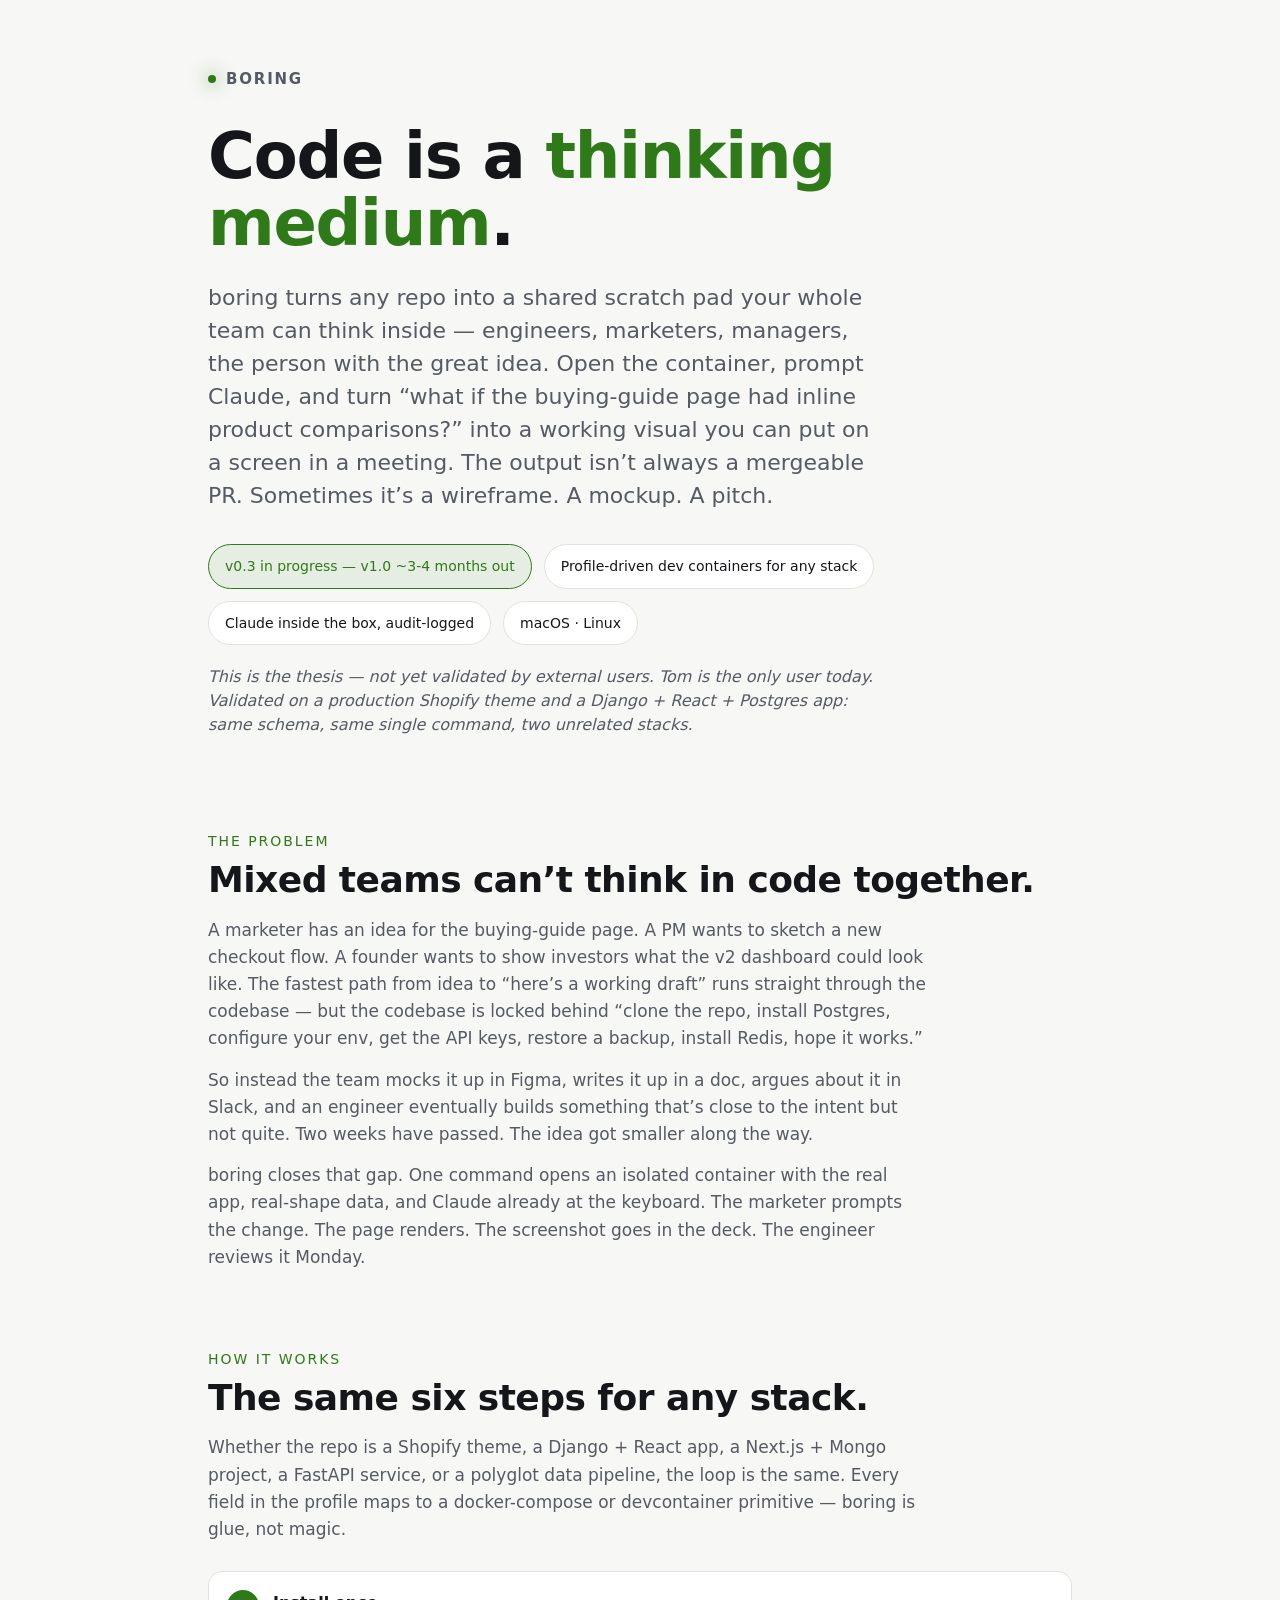
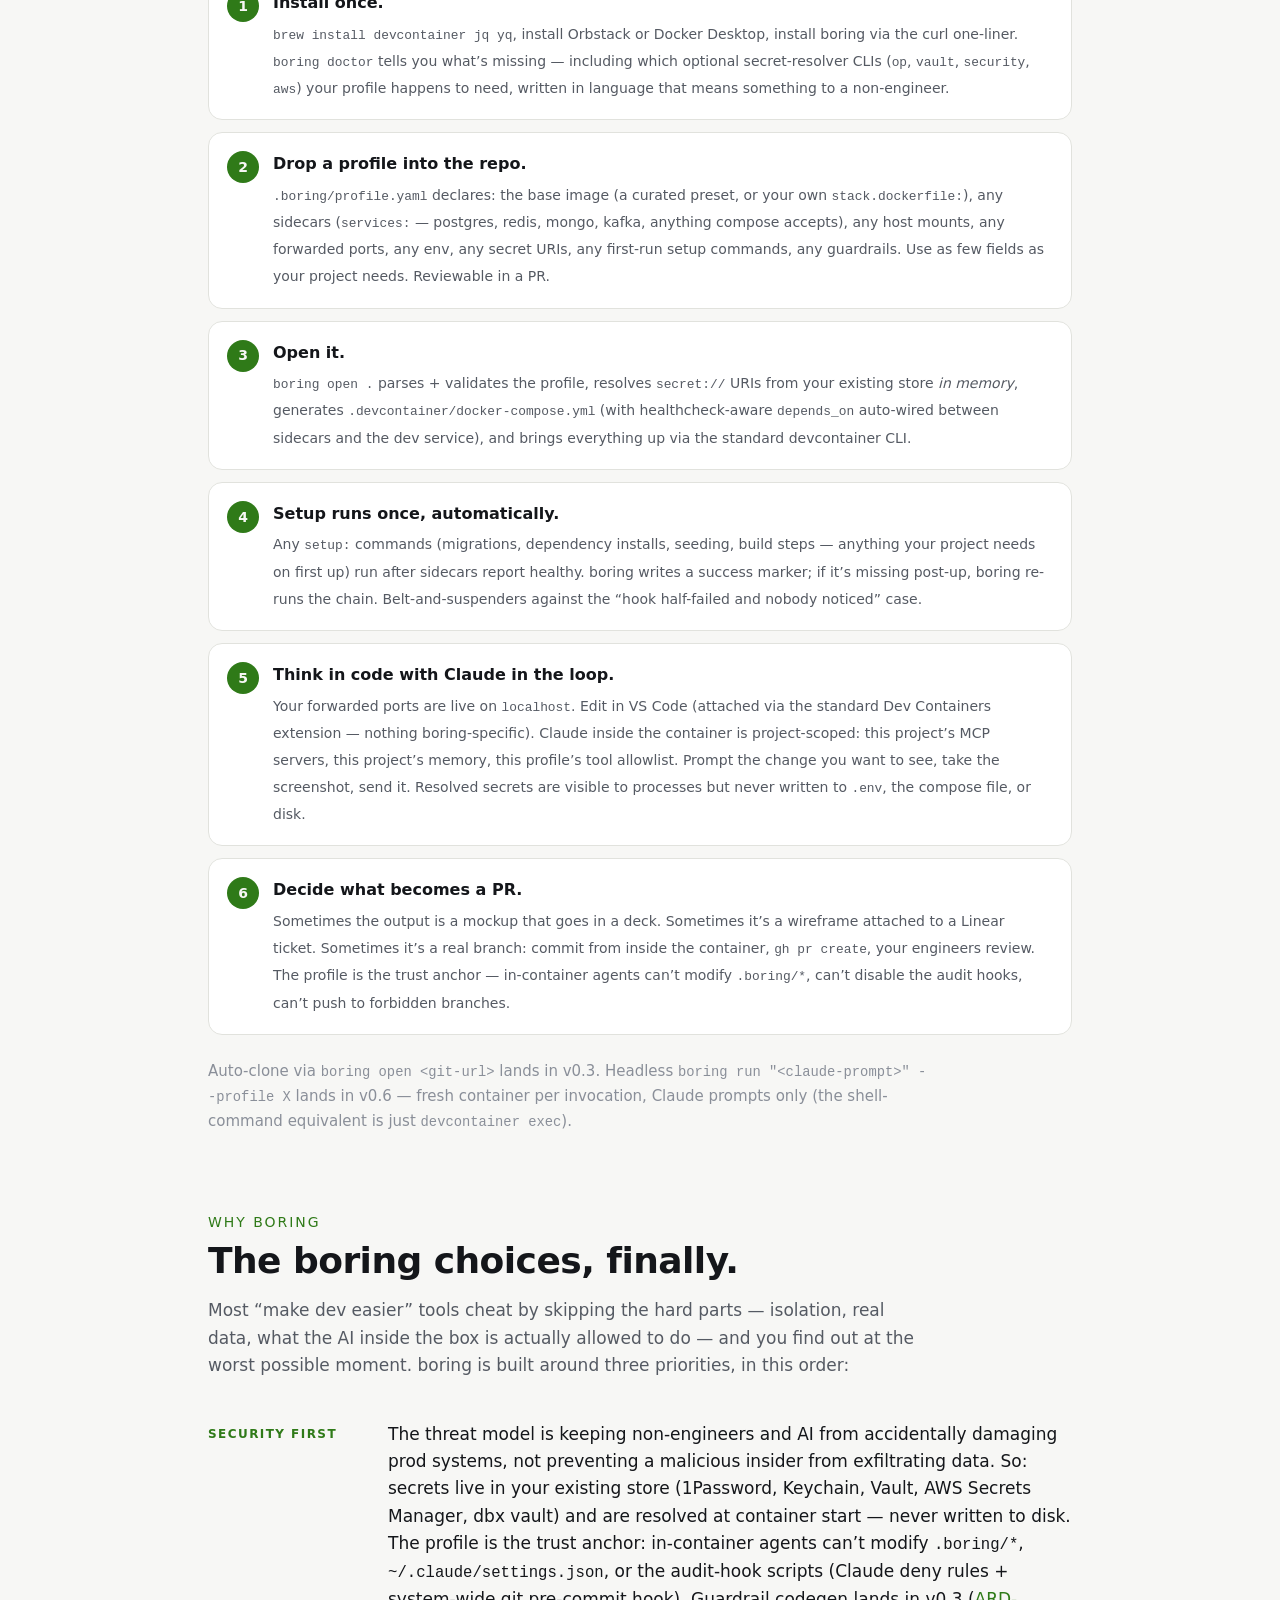
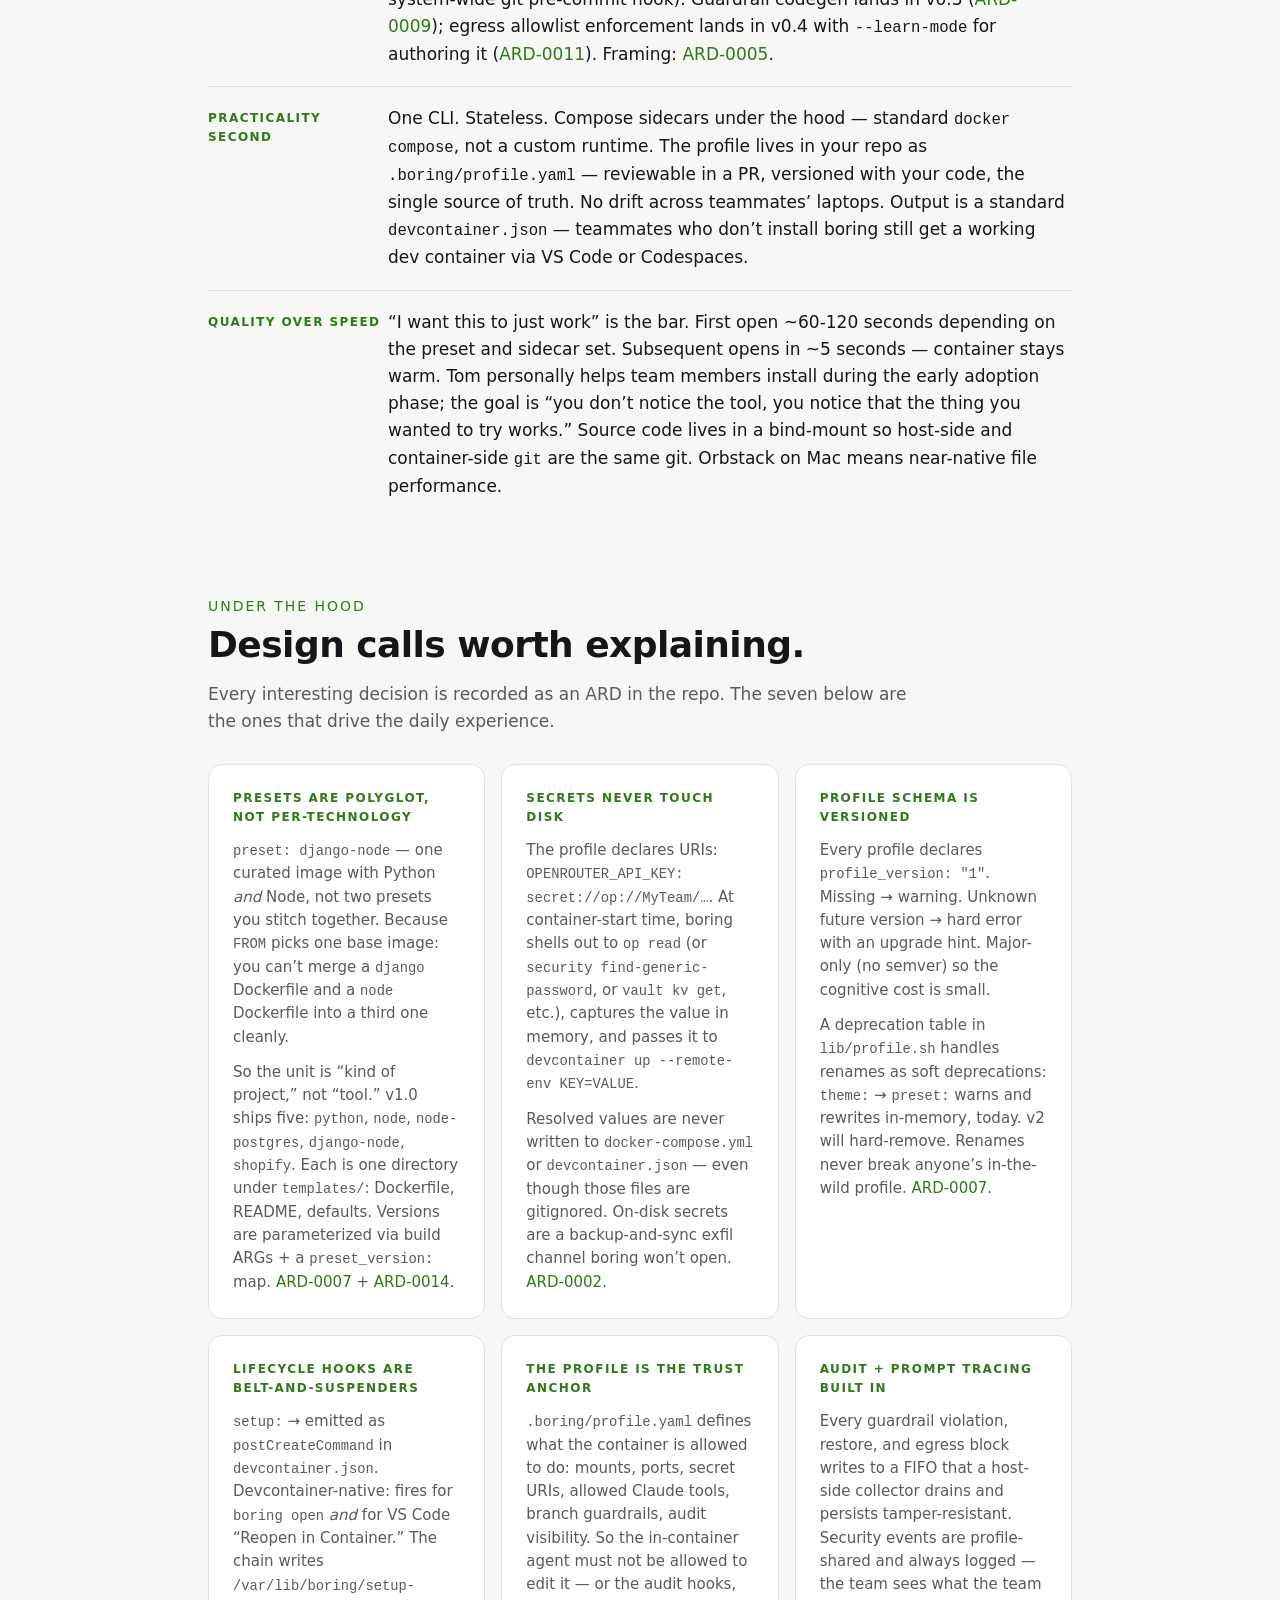
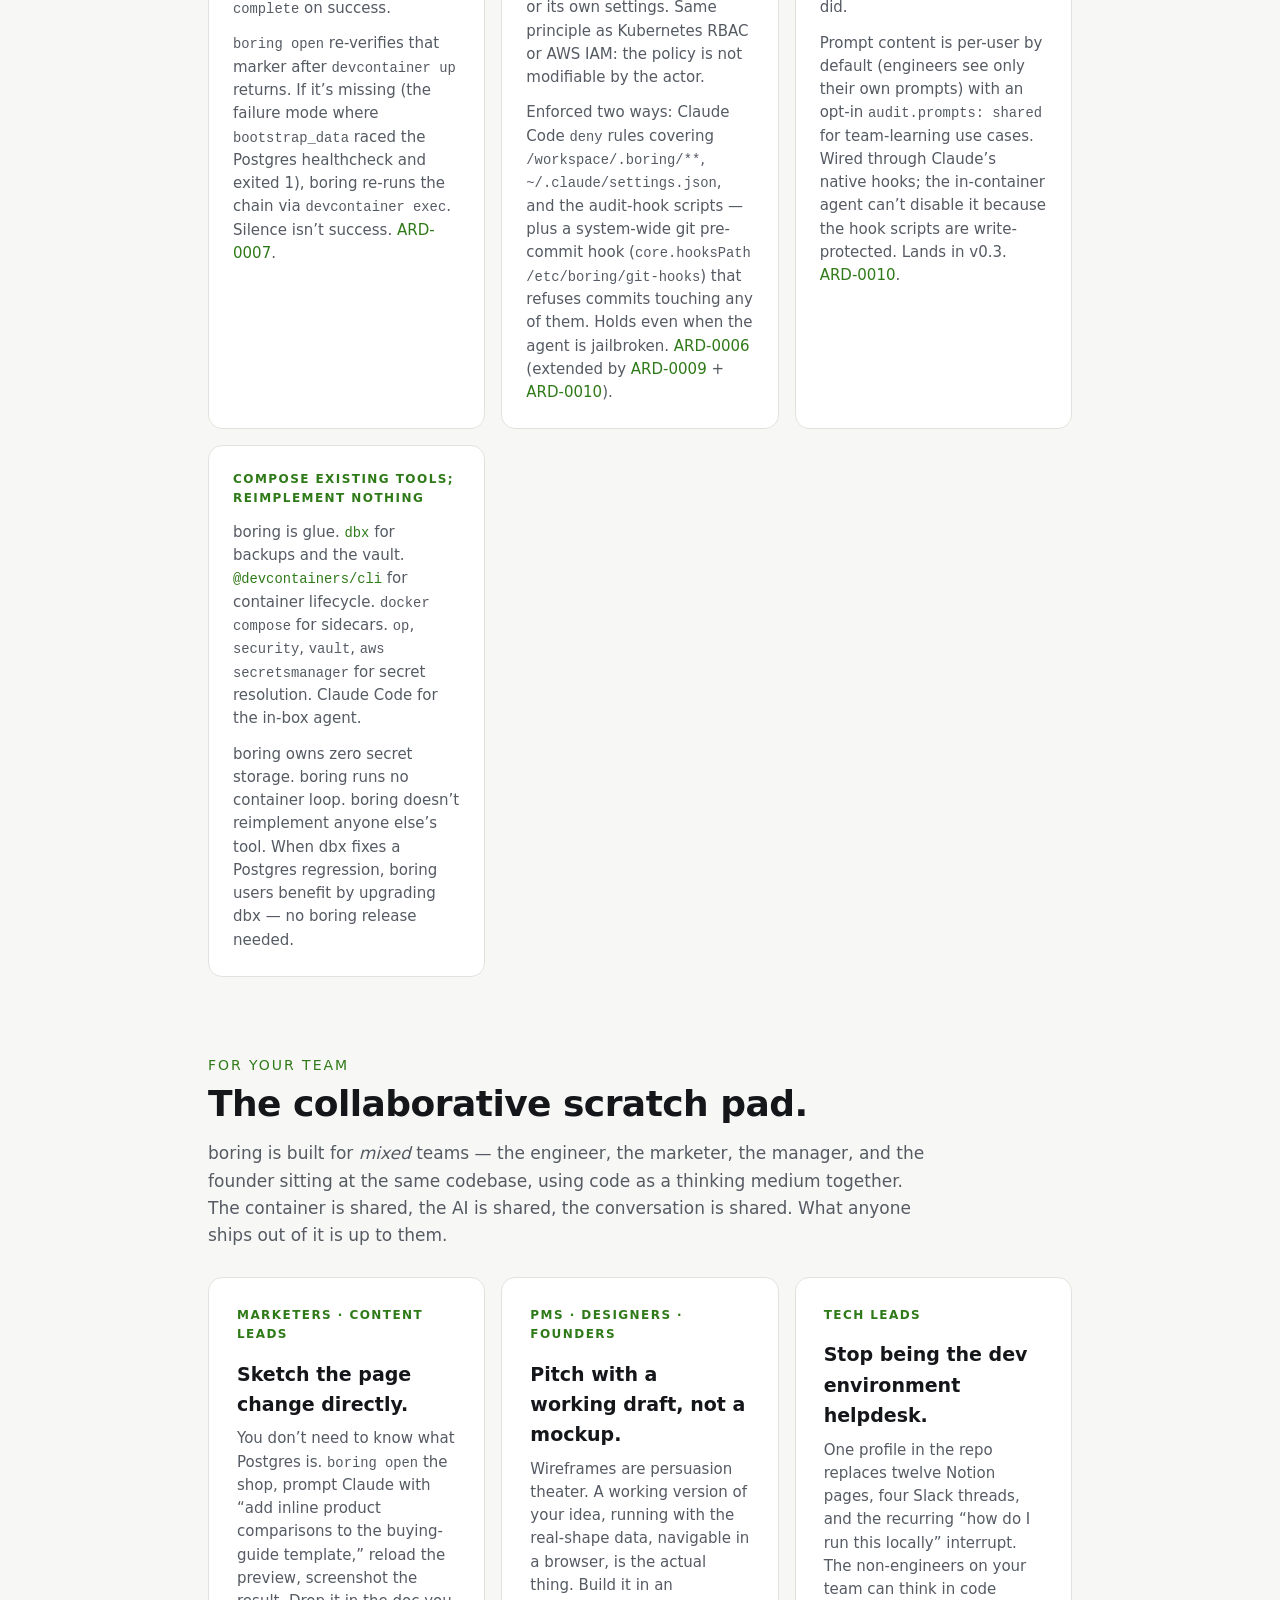
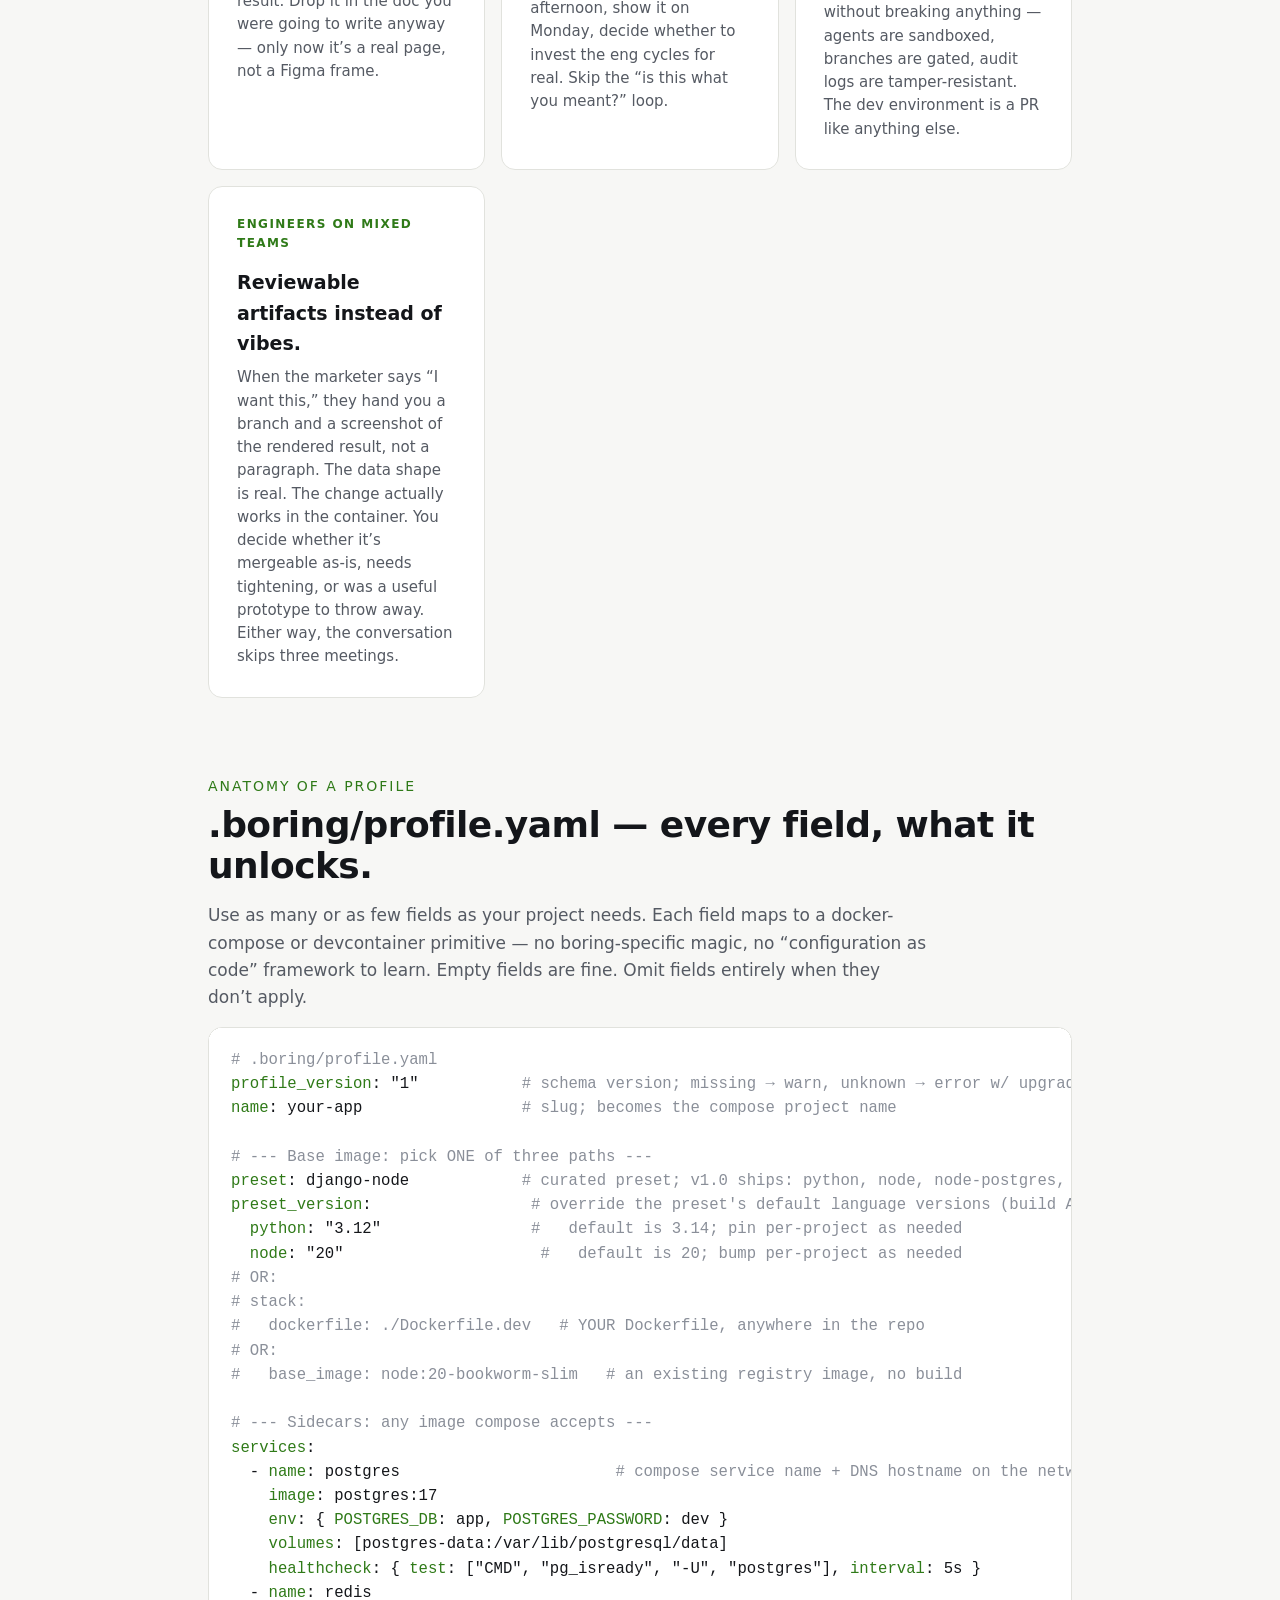
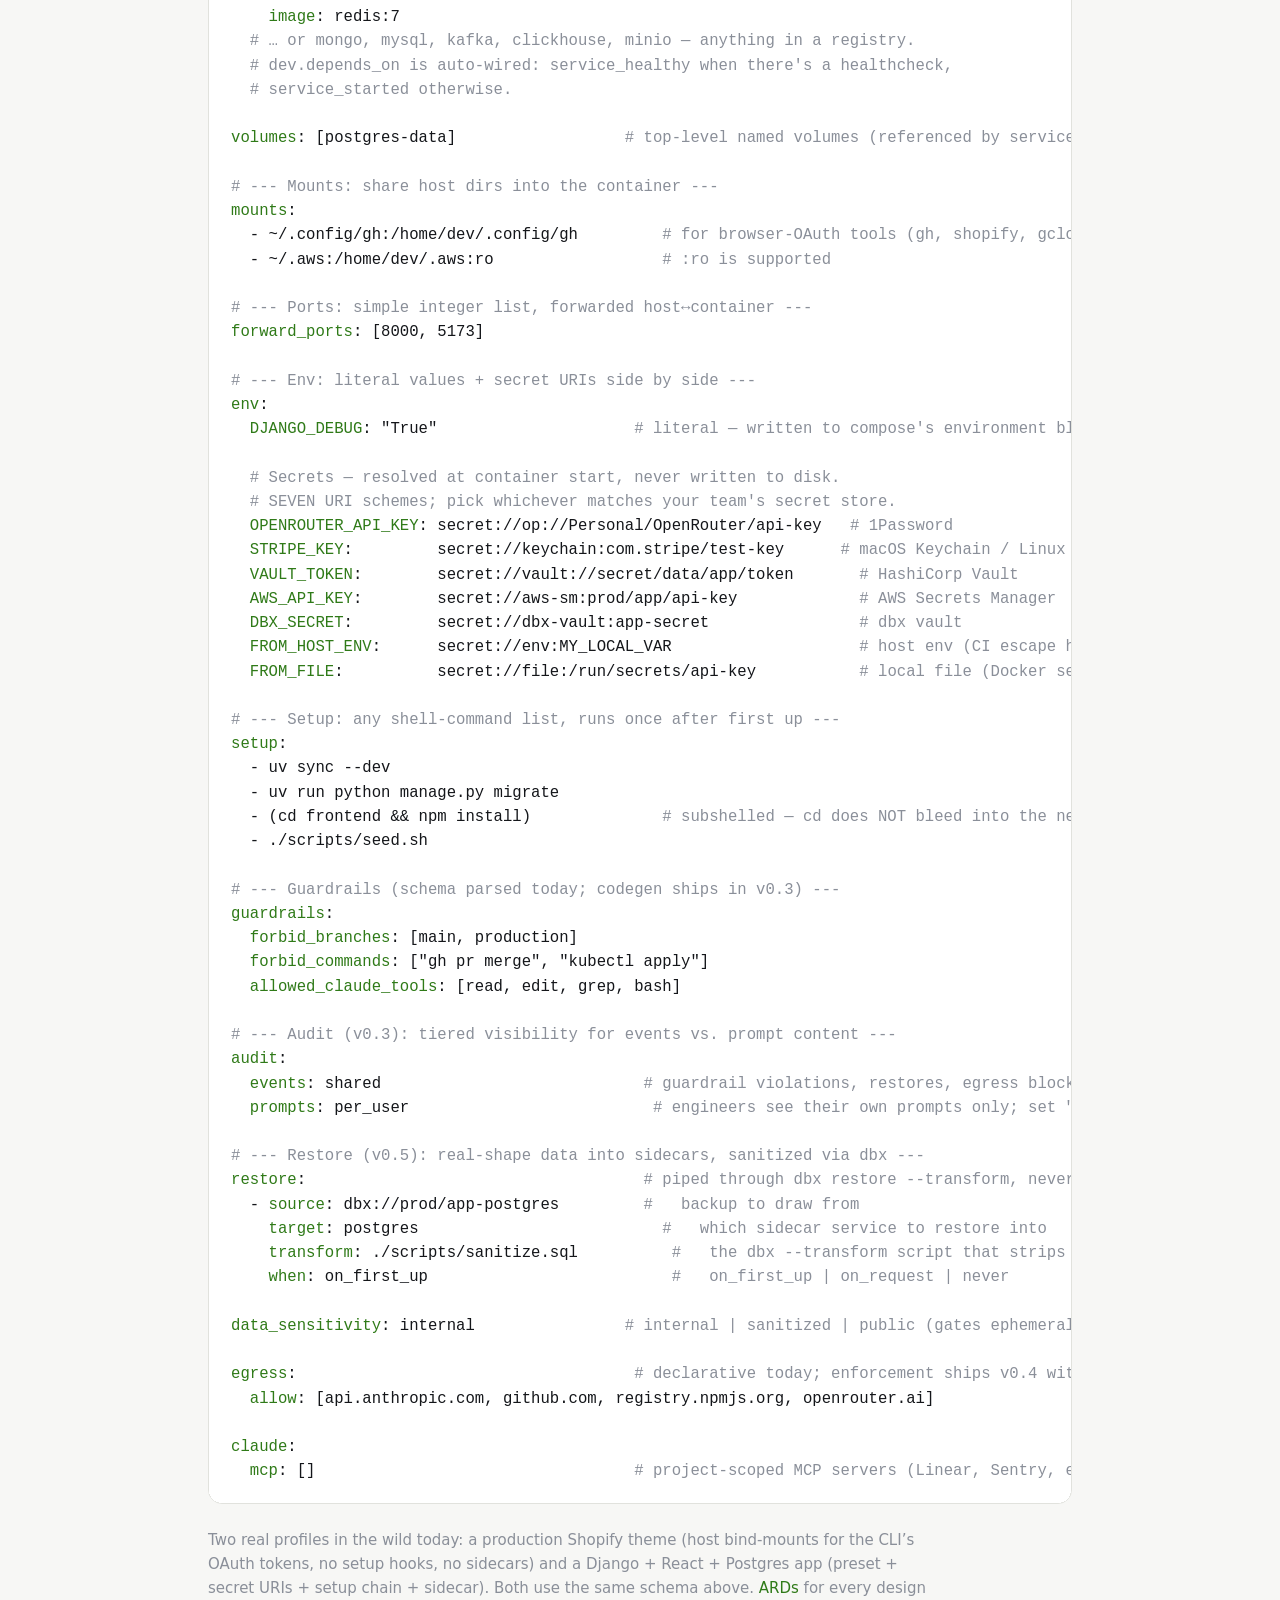
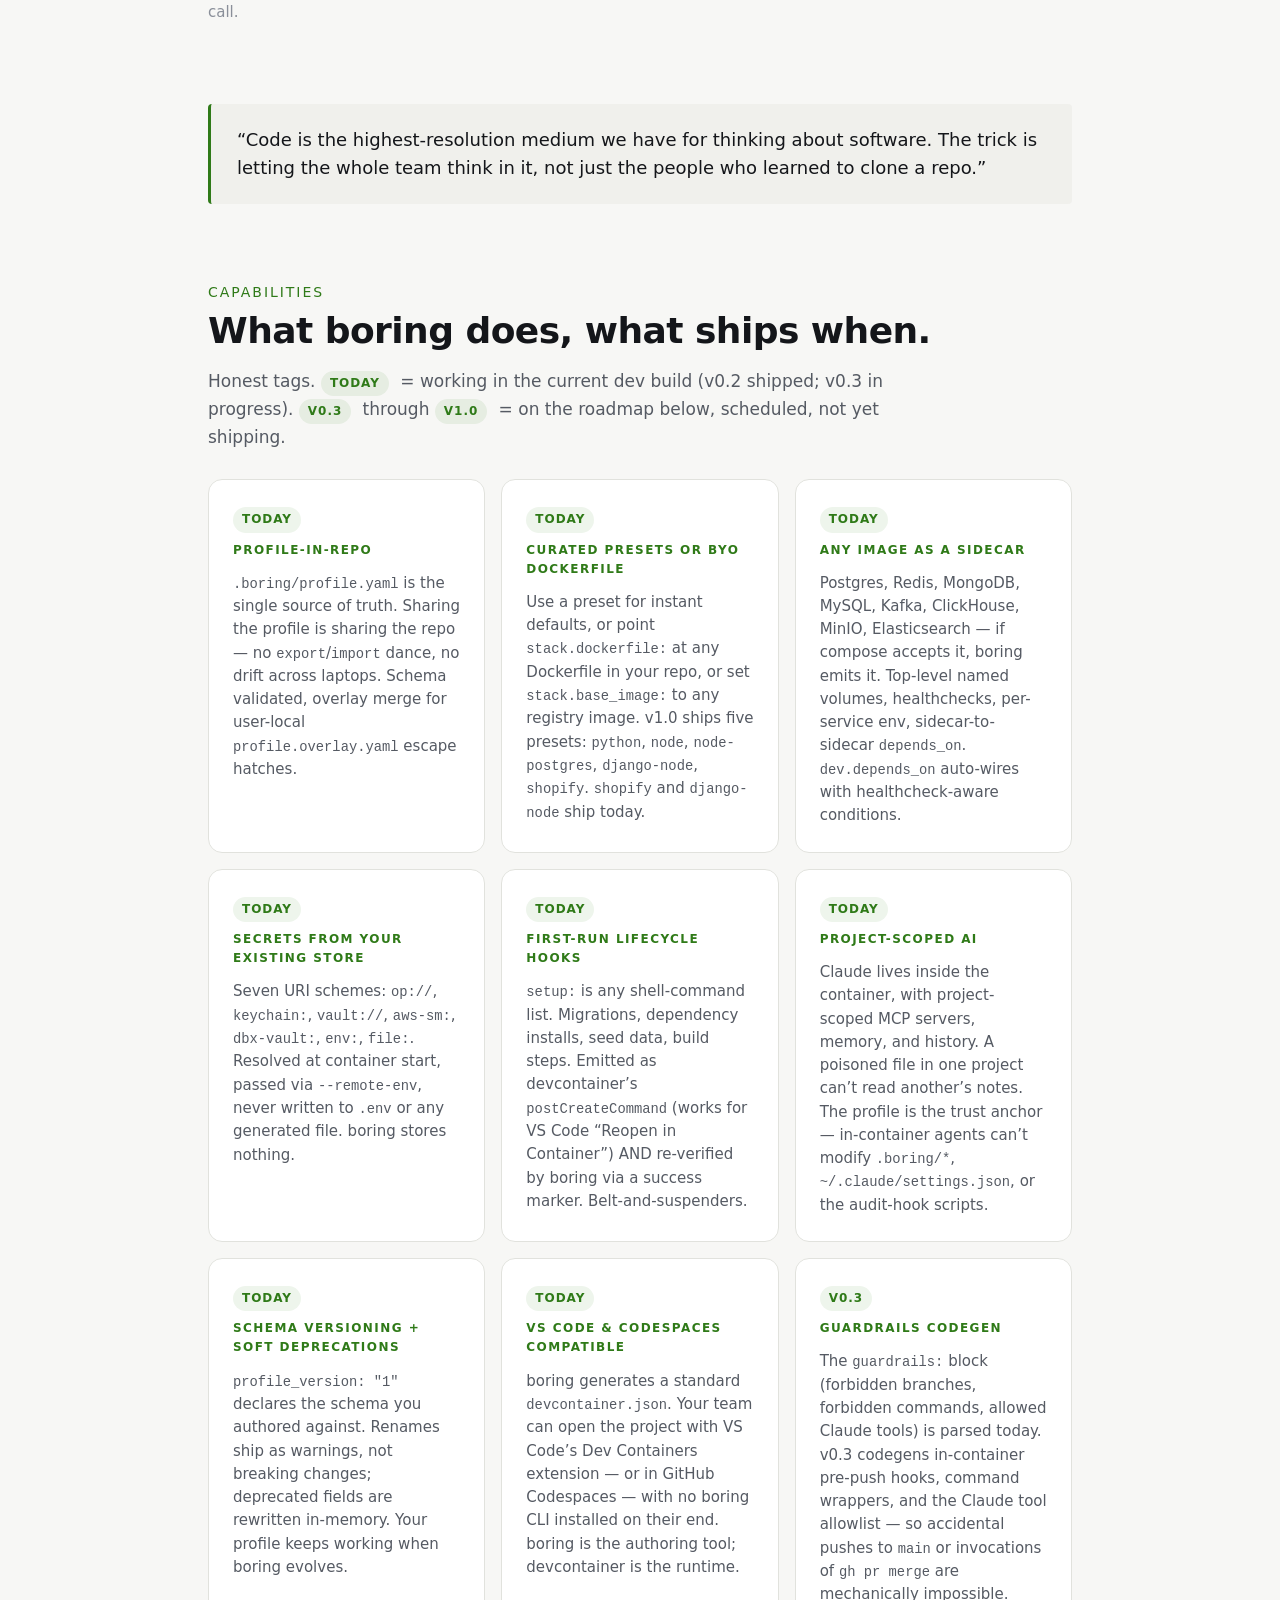
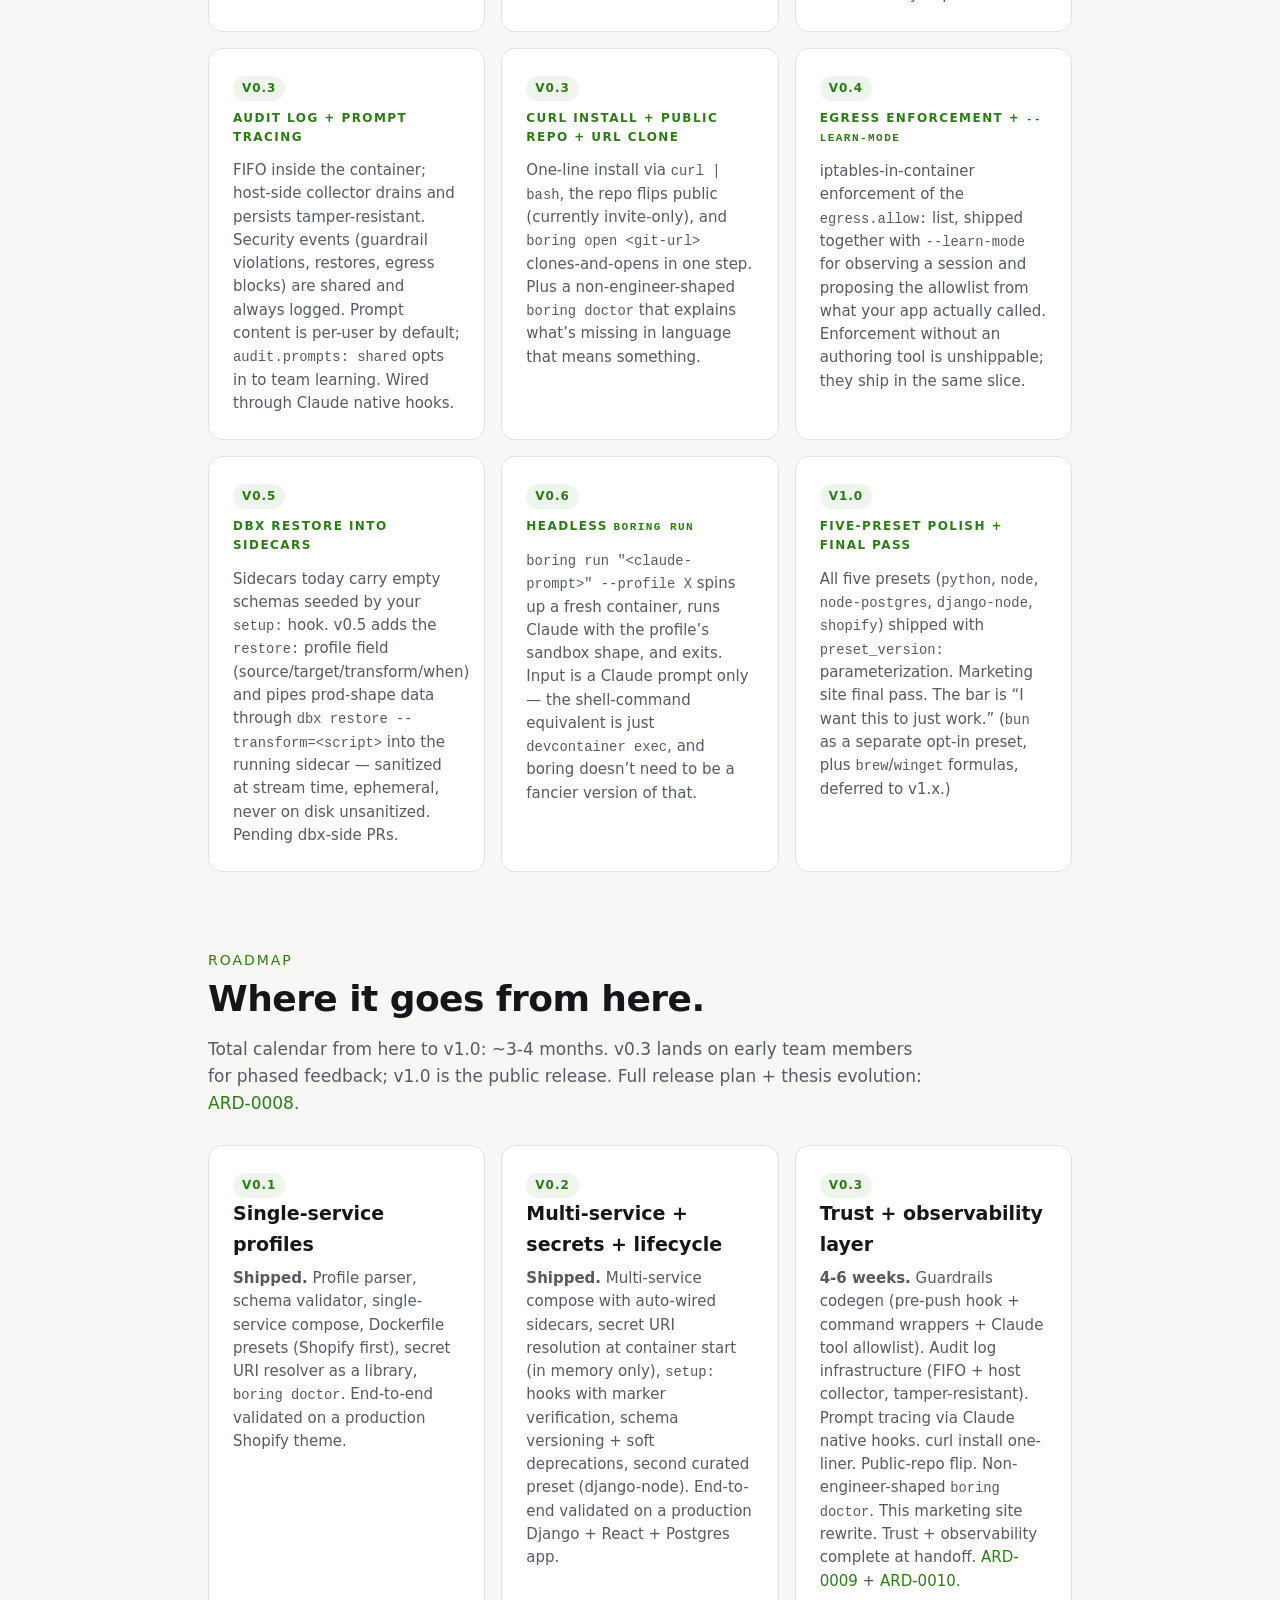
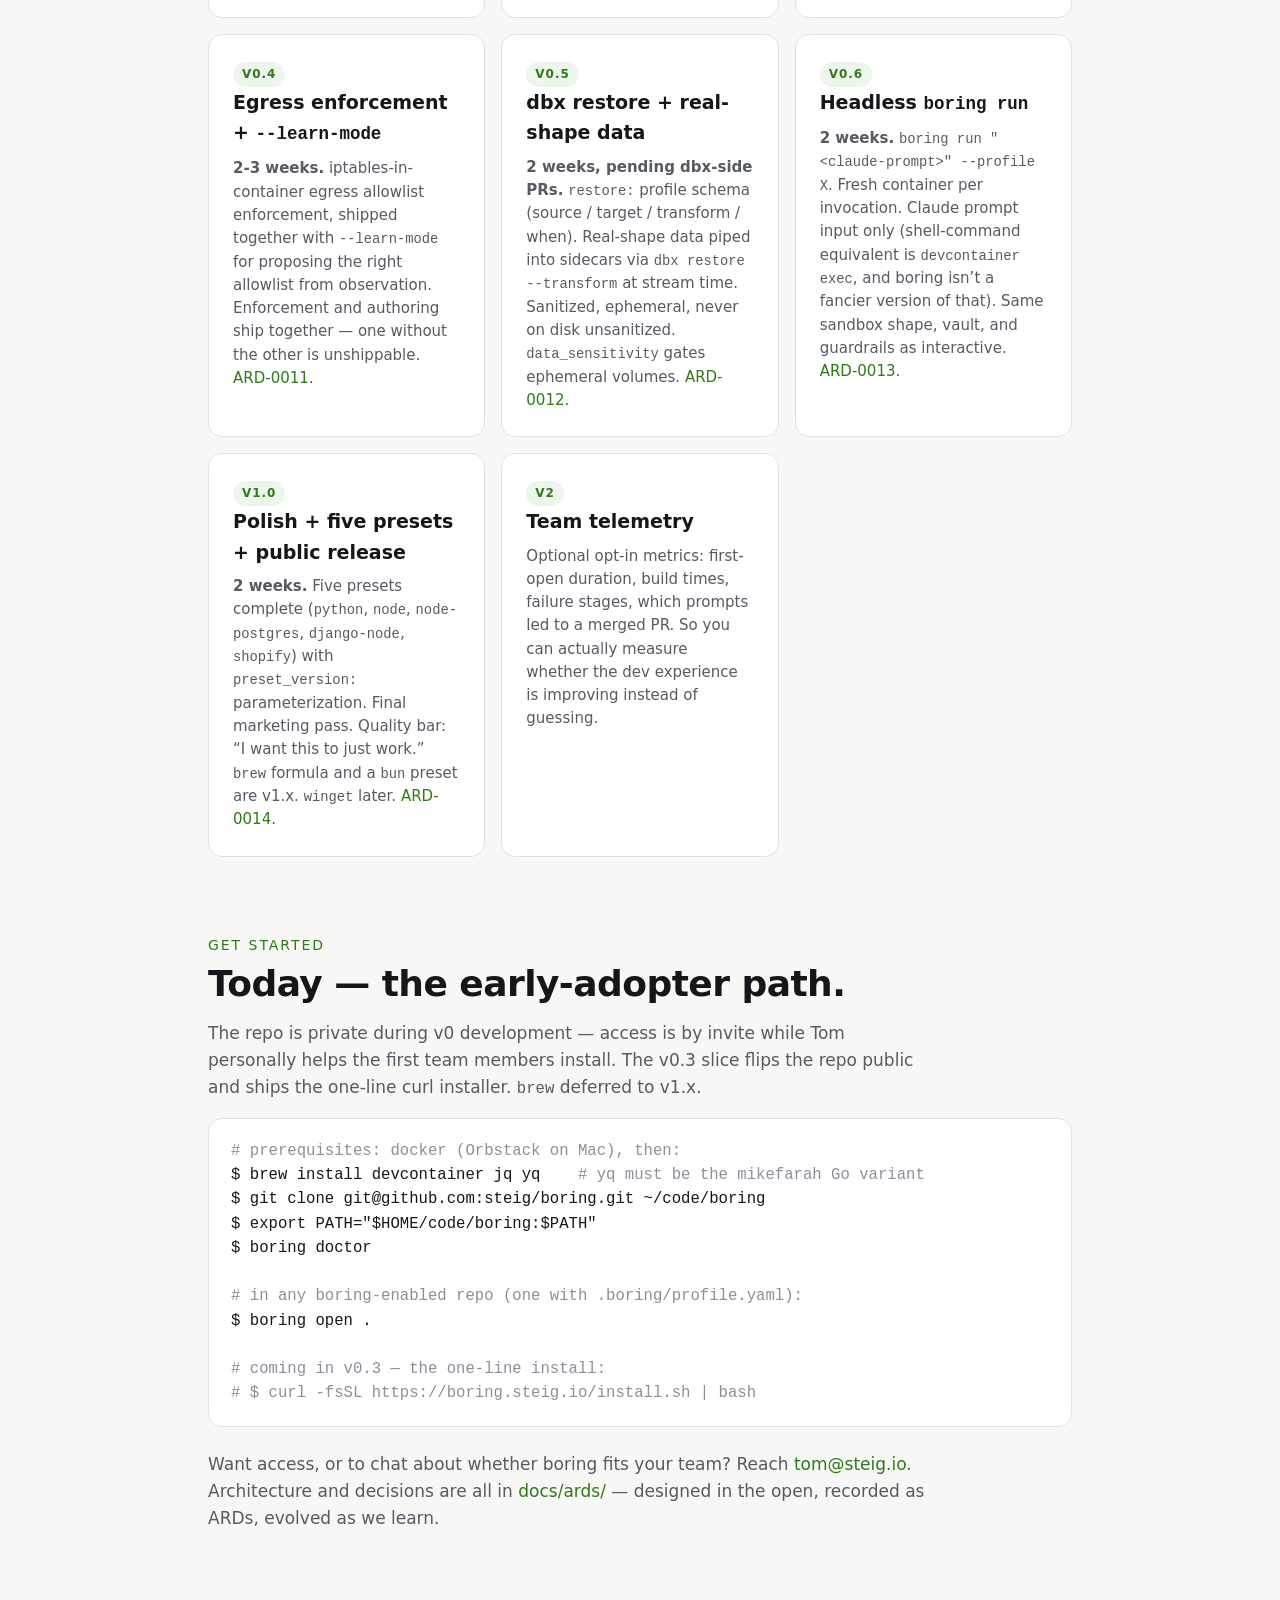
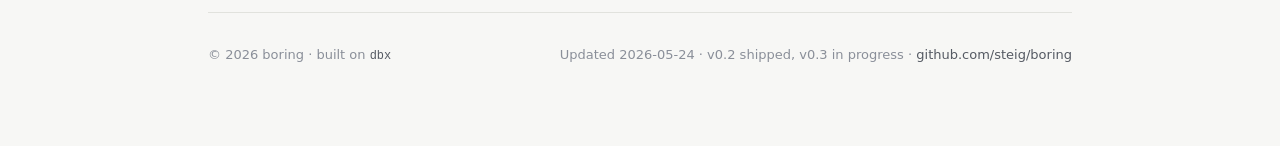
<file: docs/index.html>
<!doctype html>
<html lang="en">
<head>
<meta charset="utf-8" />
<meta name="viewport" content="width=device-width, initial-scale=1" />
<title>boring — code as a thinking medium</title>
<meta name="description" content="boring is a CLI that turns any repo into a one-command, isolated dev environment where mixed teams — engineers, marketers, managers — use code as a thinking medium. Wireframes, mockups, prototypes, pitches, with AI as the collaborator." />
<style>
  :root {
    --bg: #0e0f12;
    --bg-elev: #16181d;
    --bg-elev-2: #1c1f26;
    --fg: #e8eaee;
    --fg-muted: #9aa0aa;
    --fg-soft: #6e747f;
    --accent: #c1ff72;
    --accent-soft: rgba(193, 255, 114, 0.12);
    --border: #2a2d36;
    --radius: 14px;
  }
  @media (prefers-color-scheme: light) {
    :root {
      --bg: #f7f7f5;
      --bg-elev: #ffffff;
      --bg-elev-2: #f0f0ec;
      --fg: #14161a;
      --fg-muted: #555a63;
      --fg-soft: #8a8f99;
      --accent: #2f7a18;
      --accent-soft: rgba(47, 122, 24, 0.08);
      --border: #e1e2dd;
    }
  }
  * { box-sizing: border-box; }
  html, body { margin: 0; padding: 0; }
  body {
    background: var(--bg);
    color: var(--fg);
    font-family: -apple-system, BlinkMacSystemFont, "Inter", "Segoe UI", system-ui, sans-serif;
    font-size: 17px;
    line-height: 1.6;
    -webkit-font-smoothing: antialiased;
  }
  .container {
    max-width: 920px;
    margin: 0 auto;
    padding: 64px 28px 96px;
  }
  header.hero {
    margin-bottom: 96px;
  }
  .brand {
    display: inline-flex;
    align-items: center;
    gap: 10px;
    font-weight: 600;
    font-size: 15px;
    color: var(--fg-muted);
    text-transform: uppercase;
    letter-spacing: 0.12em;
    margin-bottom: 32px;
  }
  .brand .dot {
    width: 8px; height: 8px; border-radius: 50%;
    background: var(--accent);
    box-shadow: 0 0 18px var(--accent);
  }
  h1 {
    font-size: clamp(36px, 6vw, 64px);
    line-height: 1.05;
    margin: 0 0 24px;
    letter-spacing: -0.02em;
    font-weight: 700;
  }
  h1 .accent { color: var(--accent); }
  .lede {
    font-size: clamp(18px, 2.2vw, 22px);
    line-height: 1.5;
    color: var(--fg-muted);
    max-width: 680px;
    margin: 0 0 32px;
  }
  .cta-row {
    display: flex;
    flex-wrap: wrap;
    gap: 12px;
    align-items: center;
  }
  .pill {
    display: inline-flex;
    align-items: center;
    gap: 8px;
    padding: 10px 16px;
    border-radius: 999px;
    background: var(--bg-elev);
    color: var(--fg);
    border: 1px solid var(--border);
    font-size: 14px;
    font-weight: 500;
  }
  .pill.accent {
    background: var(--accent-soft);
    border-color: var(--accent);
    color: var(--accent);
  }
  code, pre, .mono {
    font-family: "JetBrains Mono", "SF Mono", ui-monospace, Menlo, monospace;
    font-size: 0.92em;
  }
  pre {
    background: var(--bg-elev);
    border: 1px solid var(--border);
    border-radius: var(--radius);
    padding: 20px 22px;
    overflow-x: auto;
    line-height: 1.55;
  }
  pre .c { color: var(--fg-soft); }
  pre .a { color: var(--accent); }
  section {
    margin-bottom: 80px;
  }
  h2 {
    font-size: clamp(26px, 3.4vw, 36px);
    line-height: 1.15;
    margin: 0 0 16px;
    letter-spacing: -0.015em;
    font-weight: 700;
  }
  h2 .sub {
    display: block;
    font-size: 14px;
    font-weight: 500;
    color: var(--accent);
    text-transform: uppercase;
    letter-spacing: 0.14em;
    margin-bottom: 10px;
  }
  h3 {
    font-size: 19px;
    margin: 0 0 8px;
    font-weight: 600;
  }
  p { margin: 0 0 14px; }
  p.lead { color: var(--fg-muted); max-width: 720px; }
  .grid {
    display: grid;
    grid-template-columns: repeat(auto-fit, minmax(240px, 1fr));
    gap: 16px;
    margin-top: 28px;
  }
  .card {
    background: var(--bg-elev);
    border: 1px solid var(--border);
    border-radius: var(--radius);
    padding: 24px;
  }
  .card .kicker {
    color: var(--accent);
    font-size: 12px;
    font-weight: 600;
    text-transform: uppercase;
    letter-spacing: 0.12em;
    margin-bottom: 12px;
  }
  .card p { color: var(--fg-muted); margin: 0; font-size: 15px; line-height: 1.55; }
  .row {
    display: grid;
    grid-template-columns: 1fr 1fr;
    gap: 24px;
    align-items: start;
  }
  @media (max-width: 720px) { .row { grid-template-columns: 1fr; } }
  .steps {
    counter-reset: step;
    list-style: none;
    padding: 0;
    margin: 28px 0 0;
  }
  .steps li {
    counter-increment: step;
    padding: 18px 22px 18px 64px;
    position: relative;
    background: var(--bg-elev);
    border: 1px solid var(--border);
    border-radius: var(--radius);
    margin-bottom: 12px;
  }
  .steps li::before {
    content: counter(step);
    position: absolute;
    left: 18px;
    top: 18px;
    width: 32px;
    height: 32px;
    background: var(--accent);
    color: var(--bg);
    border-radius: 999px;
    display: flex;
    align-items: center;
    justify-content: center;
    font-weight: 700;
    font-size: 14px;
  }
  .steps li strong { font-size: 16px; display: block; margin-bottom: 4px; }
  .steps li span { color: var(--fg-muted); font-size: 14px; line-height: 1.5; }
  .audience {
    display: grid;
    grid-template-columns: repeat(auto-fit, minmax(260px, 1fr));
    gap: 16px;
    margin-top: 28px;
  }
  .audience .card { padding: 28px; }
  .audience h3 { margin-bottom: 8px; }
  .audience .who {
    color: var(--accent);
    font-size: 12px;
    font-weight: 600;
    text-transform: uppercase;
    letter-spacing: 0.12em;
    margin-bottom: 14px;
  }
  .audience p { font-size: 15px; }
  table.pillars { width: 100%; border-collapse: collapse; margin-top: 24px; }
  table.pillars td {
    padding: 18px 0;
    border-bottom: 1px solid var(--border);
    vertical-align: top;
  }
  table.pillars td:first-child {
    width: 180px;
    color: var(--accent);
    font-weight: 600;
    text-transform: uppercase;
    font-size: 12px;
    letter-spacing: 0.12em;
    padding-top: 22px;
  }
  table.pillars tr:last-child td { border-bottom: none; }
  .quote {
    background: var(--bg-elev-2);
    border-left: 3px solid var(--accent);
    padding: 22px 26px;
    border-radius: 4px;
    margin: 36px 0;
    color: var(--fg);
    font-size: 18px;
    line-height: 1.55;
  }
  footer {
    margin-top: 80px;
    padding-top: 32px;
    border-top: 1px solid var(--border);
    color: var(--fg-soft);
    font-size: 13px;
    display: flex;
    flex-wrap: wrap;
    gap: 12px;
    justify-content: space-between;
  }
  footer a { color: var(--fg-muted); }
  a { color: var(--accent); text-decoration: none; }
  a:hover { text-decoration: underline; }
  .tag {
    display: inline-block;
    padding: 3px 9px;
    border-radius: 999px;
    background: var(--accent-soft);
    color: var(--accent);
    font-size: 12px;
    font-weight: 600;
    margin-right: 6px;
    text-transform: uppercase;
    letter-spacing: 0.08em;
  }
</style>
</head>
<body>
<main class="container">

  <header class="hero">
    <div class="brand"><span class="dot"></span> boring</div>
    <h1>Code is a <span class="accent">thinking medium</span>.</h1>
    <p class="lede">
      boring turns any repo into a shared scratch pad your whole team can think inside &mdash; engineers, marketers, managers, the person with the great idea. Open the container, prompt Claude, and turn &ldquo;what if the buying-guide page had inline product comparisons?&rdquo; into a working visual you can put on a screen in a meeting. The output isn&rsquo;t always a mergeable PR. Sometimes it&rsquo;s a wireframe. A mockup. A pitch.
    </p>
    <div class="cta-row">
      <span class="pill accent">v0.3 in progress &mdash; v1.0 ~3-4 months out</span>
      <span class="pill">Profile-driven dev containers for any stack</span>
      <span class="pill">Claude inside the box, audit-logged</span>
      <span class="pill">macOS &middot; Linux</span>
    </div>
    <p class="lede" style="margin-top: 20px; font-size: 16px;">
      <em>This is the thesis &mdash; not yet validated by external users. Tom is the only user today. Validated on a production Shopify theme and a Django + React + Postgres app: same schema, same single command, two unrelated stacks.</em>
    </p>
  </header>

  <section>
    <h2><span class="sub">The problem</span>Mixed teams can&rsquo;t think in code together.</h2>
    <p class="lead">
      A marketer has an idea for the buying-guide page. A PM wants to sketch a new checkout flow. A founder wants to show investors what the v2 dashboard could look like. The fastest path from idea to &ldquo;here&rsquo;s a working draft&rdquo; runs straight through the codebase &mdash; but the codebase is locked behind &ldquo;clone the repo, install Postgres, configure your env, get the API keys, restore a backup, install Redis, hope it works.&rdquo;
    </p>
    <p class="lead">
      So instead the team mocks it up in Figma, writes it up in a doc, argues about it in Slack, and an engineer eventually builds something that&rsquo;s close to the intent but not quite. Two weeks have passed. The idea got smaller along the way.
    </p>
    <p class="lead">
      boring closes that gap. One command opens an isolated container with the real app, real-shape data, and Claude already at the keyboard. The marketer prompts the change. The page renders. The screenshot goes in the deck. The engineer reviews it Monday.
    </p>
  </section>

  <section>
    <h2><span class="sub">How it works</span>The same six steps for any stack.</h2>
    <p class="lead">
      Whether the repo is a Shopify theme, a Django + React app, a Next.js + Mongo project, a FastAPI service, or a polyglot data pipeline, the loop is the same. Every field in the profile maps to a docker-compose or devcontainer primitive &mdash; boring is glue, not magic.
    </p>
    <ol class="steps">
      <li>
        <strong>Install once.</strong>
        <span><code>brew install devcontainer jq yq</code>, install Orbstack or Docker Desktop, install boring via the curl one-liner. <code>boring doctor</code> tells you what&rsquo;s missing &mdash; including which optional secret-resolver CLIs (<code>op</code>, <code>vault</code>, <code>security</code>, <code>aws</code>) your profile happens to need, written in language that means something to a non-engineer.</span>
      </li>
      <li>
        <strong>Drop a profile into the repo.</strong>
        <span><code>.boring/profile.yaml</code> declares: the base image (a curated preset, or your own <code>stack.dockerfile:</code>), any sidecars (<code>services:</code> &mdash; postgres, redis, mongo, kafka, anything compose accepts), any host mounts, any forwarded ports, any env, any secret URIs, any first-run setup commands, any guardrails. Use as few fields as your project needs. Reviewable in a PR.</span>
      </li>
      <li>
        <strong>Open it.</strong>
        <span><code>boring open .</code> parses + validates the profile, resolves <code>secret://</code> URIs from your existing store <em>in memory</em>, generates <code>.devcontainer/docker-compose.yml</code> (with healthcheck-aware <code>depends_on</code> auto-wired between sidecars and the dev service), and brings everything up via the standard devcontainer CLI.</span>
      </li>
      <li>
        <strong>Setup runs once, automatically.</strong>
        <span>Any <code>setup:</code> commands (migrations, dependency installs, seeding, build steps &mdash; anything your project needs on first up) run after sidecars report healthy. boring writes a success marker; if it&rsquo;s missing post-up, boring re-runs the chain. Belt-and-suspenders against the &ldquo;hook half-failed and nobody noticed&rdquo; case.</span>
      </li>
      <li>
        <strong>Think in code with Claude in the loop.</strong>
        <span>Your forwarded ports are live on <code>localhost</code>. Edit in VS Code (attached via the standard Dev Containers extension &mdash; nothing boring-specific). Claude inside the container is project-scoped: this project&rsquo;s MCP servers, this project&rsquo;s memory, this profile&rsquo;s tool allowlist. Prompt the change you want to see, take the screenshot, send it. Resolved secrets are visible to processes but never written to <code>.env</code>, the compose file, or disk.</span>
      </li>
      <li>
        <strong>Decide what becomes a PR.</strong>
        <span>Sometimes the output is a mockup that goes in a deck. Sometimes it&rsquo;s a wireframe attached to a Linear ticket. Sometimes it&rsquo;s a real branch: commit from inside the container, <code>gh pr create</code>, your engineers review. The profile is the trust anchor &mdash; in-container agents can&rsquo;t modify <code>.boring/*</code>, can&rsquo;t disable the audit hooks, can&rsquo;t push to forbidden branches.</span>
      </li>
    </ol>
    <p class="lead" style="margin-top: 24px; font-size: 15px; color: var(--fg-soft);">
      Auto-clone via <code>boring open &lt;git-url&gt;</code> lands in v0.3. Headless <code>boring run &quot;&lt;claude-prompt&gt;&quot; --profile X</code> lands in v0.6 &mdash; fresh container per invocation, Claude prompts only (the shell-command equivalent is just <code>devcontainer exec</code>).
    </p>
  </section>

  <section>
    <h2><span class="sub">Why boring</span>The boring choices, finally.</h2>
    <p class="lead">
      Most &ldquo;make dev easier&rdquo; tools cheat by skipping the hard parts &mdash; isolation, real data, what the AI inside the box is actually allowed to do &mdash; and you find out at the worst possible moment. boring is built around three priorities, in this order:
    </p>
    <table class="pillars">
      <tr>
        <td>Security first</td>
        <td>
          The threat model is keeping non-engineers and AI from accidentally damaging prod systems, not preventing a malicious insider from exfiltrating data. So: secrets live in your existing store (1Password, Keychain, Vault, AWS Secrets Manager, dbx vault) and are resolved at container start &mdash; never written to disk. The profile is the trust anchor: in-container agents can&rsquo;t modify <code>.boring/*</code>, <code>~/.claude/settings.json</code>, or the audit-hook scripts (Claude deny rules + system-wide git pre-commit hook). Guardrail codegen lands in v0.3 (<a href="https://github.com/steig/boring/blob/main/docs/ards/ard-0009-guardrails-codegen-architecture.md">ARD-0009</a>); egress allowlist enforcement lands in v0.4 with <code>--learn-mode</code> for authoring it (<a href="https://github.com/steig/boring/blob/main/docs/ards/ard-0011-egress-enforcement-via-iptables.md">ARD-0011</a>). Framing: <a href="https://github.com/steig/boring/blob/main/docs/ards/ard-0005-security-model-inversion.md">ARD-0005</a>.
        </td>
      </tr>
      <tr>
        <td>Practicality second</td>
        <td>
          One CLI. Stateless. Compose sidecars under the hood &mdash; standard <code>docker compose</code>, not a custom runtime. The profile lives in your repo as <code>.boring/profile.yaml</code> &mdash; reviewable in a PR, versioned with your code, the single source of truth. No drift across teammates&rsquo; laptops. Output is a standard <code>devcontainer.json</code> &mdash; teammates who don&rsquo;t install boring still get a working dev container via VS Code or Codespaces.
        </td>
      </tr>
      <tr>
        <td>Quality over speed</td>
        <td>
          &ldquo;I want this to just work&rdquo; is the bar. First open ~60-120 seconds depending on the preset and sidecar set. Subsequent opens in ~5 seconds &mdash; container stays warm. Tom personally helps team members install during the early adoption phase; the goal is &ldquo;you don&rsquo;t notice the tool, you notice that the thing you wanted to try works.&rdquo; Source code lives in a bind-mount so host-side and container-side <code>git</code> are the same git. Orbstack on Mac means near-native file performance.
        </td>
      </tr>
    </table>
  </section>

  <section>
    <h2><span class="sub">Under the hood</span>Design calls worth explaining.</h2>
    <p class="lead">
      Every interesting decision is recorded as an ARD in the repo. The seven below are the ones that drive the daily experience.
    </p>
    <div class="grid">
      <div class="card">
        <div class="kicker">Presets are polyglot, not per-technology</div>
        <p style="margin-bottom: 12px;"><code>preset: django-node</code> &mdash; one curated image with Python <em>and</em> Node, not two presets you stitch together. Because <code>FROM</code> picks one base image: you can&rsquo;t merge a <code>django</code> Dockerfile and a <code>node</code> Dockerfile into a third one cleanly.</p>
        <p>So the unit is &ldquo;kind of project,&rdquo; not &ldquo;tool.&rdquo; v1.0 ships five: <code>python</code>, <code>node</code>, <code>node-postgres</code>, <code>django-node</code>, <code>shopify</code>. Each is one directory under <code>templates/</code>: Dockerfile, README, defaults. Versions are parameterized via build ARGs + a <code>preset_version:</code> map. <a href="https://github.com/steig/boring/blob/main/docs/ards/ard-0007-django-node-and-multi-service-compose.md">ARD-0007</a> + <a href="https://github.com/steig/boring/blob/main/docs/ards/ard-0014-preset-versioning-and-v10-preset-list.md">ARD-0014</a>.</p>
      </div>
      <div class="card">
        <div class="kicker">Secrets never touch disk</div>
        <p style="margin-bottom: 12px;">The profile declares URIs: <code>OPENROUTER_API_KEY: secret://op://MyTeam/&hellip;</code>. At container-start time, boring shells out to <code>op read</code> (or <code>security find-generic-password</code>, or <code>vault kv get</code>, etc.), captures the value in memory, and passes it to <code>devcontainer up --remote-env KEY=VALUE</code>.</p>
        <p>Resolved values are never written to <code>docker-compose.yml</code> or <code>devcontainer.json</code> &mdash; even though those files are gitignored. On-disk secrets are a backup-and-sync exfil channel boring won&rsquo;t open. <a href="https://github.com/steig/boring/blob/main/docs/ards/ard-0002-dbx-as-runtime-dependency.md">ARD-0002</a>.</p>
      </div>
      <div class="card">
        <div class="kicker">Profile schema is versioned</div>
        <p style="margin-bottom: 12px;">Every profile declares <code>profile_version: "1"</code>. Missing &rarr; warning. Unknown future version &rarr; hard error with an upgrade hint. Major-only (no semver) so the cognitive cost is small.</p>
        <p>A deprecation table in <code>lib/profile.sh</code> handles renames as soft deprecations: <code>theme:</code> &rarr; <code>preset:</code> warns and rewrites in-memory, today. v2 will hard-remove. Renames never break anyone&rsquo;s in-the-wild profile. <a href="https://github.com/steig/boring/blob/main/docs/ards/ard-0007-django-node-and-multi-service-compose.md">ARD-0007</a>.</p>
      </div>
      <div class="card">
        <div class="kicker">Lifecycle hooks are belt-and-suspenders</div>
        <p style="margin-bottom: 12px;"><code>setup:</code> &rarr; emitted as <code>postCreateCommand</code> in <code>devcontainer.json</code>. Devcontainer-native: fires for <code>boring open</code> <em>and</em> for VS Code &ldquo;Reopen in Container.&rdquo; The chain writes <code>/var/lib/boring/setup-complete</code> on success.</p>
        <p><code>boring open</code> re-verifies that marker after <code>devcontainer up</code> returns. If it&rsquo;s missing (the failure mode where <code>bootstrap_data</code> raced the Postgres healthcheck and exited 1), boring re-runs the chain via <code>devcontainer exec</code>. Silence isn&rsquo;t success. <a href="https://github.com/steig/boring/blob/main/docs/ards/ard-0007-django-node-and-multi-service-compose.md">ARD-0007</a>.</p>
      </div>
      <div class="card">
        <div class="kicker">The profile is the trust anchor</div>
        <p style="margin-bottom: 12px;"><code>.boring/profile.yaml</code> defines what the container is allowed to do: mounts, ports, secret URIs, allowed Claude tools, branch guardrails, audit visibility. So the in-container agent must not be allowed to edit it &mdash; or the audit hooks, or its own settings. Same principle as Kubernetes RBAC or AWS IAM: the policy is not modifiable by the actor.</p>
        <p>Enforced two ways: Claude Code <code>deny</code> rules covering <code>/workspace/.boring/**</code>, <code>~/.claude/settings.json</code>, and the audit-hook scripts &mdash; plus a system-wide git pre-commit hook (<code>core.hooksPath /etc/boring/git-hooks</code>) that refuses commits touching any of them. Holds even when the agent is jailbroken. <a href="https://github.com/steig/boring/blob/main/docs/ards/ard-0006-profile-is-the-trust-anchor.md">ARD-0006</a> (extended by <a href="https://github.com/steig/boring/blob/main/docs/ards/ard-0009-guardrails-codegen-architecture.md">ARD-0009</a> + <a href="https://github.com/steig/boring/blob/main/docs/ards/ard-0010-audit-log-and-prompt-tracing-infrastructure.md">ARD-0010</a>).</p>
      </div>
      <div class="card">
        <div class="kicker">Audit + prompt tracing built in</div>
        <p style="margin-bottom: 12px;">Every guardrail violation, restore, and egress block writes to a FIFO that a host-side collector drains and persists tamper-resistant. Security events are profile-shared and always logged &mdash; the team sees what the team did.</p>
        <p>Prompt content is per-user by default (engineers see only their own prompts) with an opt-in <code>audit.prompts: shared</code> for team-learning use cases. Wired through Claude&rsquo;s native hooks; the in-container agent can&rsquo;t disable it because the hook scripts are write-protected. Lands in v0.3. <a href="https://github.com/steig/boring/blob/main/docs/ards/ard-0010-audit-log-and-prompt-tracing-infrastructure.md">ARD-0010</a>.</p>
      </div>
      <div class="card">
        <div class="kicker">Compose existing tools; reimplement nothing</div>
        <p style="margin-bottom: 12px;">boring is glue. <a href="https://github.com/steig/dbx"><code>dbx</code></a> for backups and the vault. <a href="https://github.com/devcontainers/cli"><code>@devcontainers/cli</code></a> for container lifecycle. <code>docker compose</code> for sidecars. <code>op</code>, <code>security</code>, <code>vault</code>, <code>aws secretsmanager</code> for secret resolution. Claude Code for the in-box agent.</p>
        <p>boring owns zero secret storage. boring runs no container loop. boring doesn&rsquo;t reimplement anyone else&rsquo;s tool. When dbx fixes a Postgres regression, boring users benefit by upgrading dbx &mdash; no boring release needed.</p>
      </div>
    </div>
  </section>

  <section>
    <h2><span class="sub">For your team</span>The collaborative scratch pad.</h2>
    <p class="lead">
      boring is built for <em>mixed</em> teams &mdash; the engineer, the marketer, the manager, and the founder sitting at the same codebase, using code as a thinking medium together. The container is shared, the AI is shared, the conversation is shared. What anyone ships out of it is up to them.
    </p>
    <div class="audience">
      <div class="card">
        <div class="who">Marketers &middot; content leads</div>
        <h3>Sketch the page change directly.</h3>
        <p>You don&rsquo;t need to know what Postgres is. <code>boring open</code> the shop, prompt Claude with &ldquo;add inline product comparisons to the buying-guide template,&rdquo; reload the preview, screenshot the result. Drop it in the doc you were going to write anyway &mdash; only now it&rsquo;s a real page, not a Figma frame.</p>
      </div>
      <div class="card">
        <div class="who">PMs &middot; designers &middot; founders</div>
        <h3>Pitch with a working draft, not a mockup.</h3>
        <p>Wireframes are persuasion theater. A working version of your idea, running with the real-shape data, navigable in a browser, is the actual thing. Build it in an afternoon, show it on Monday, decide whether to invest the eng cycles for real. Skip the &ldquo;is this what you meant?&rdquo; loop.</p>
      </div>
      <div class="card">
        <div class="who">Tech leads</div>
        <h3>Stop being the dev environment helpdesk.</h3>
        <p>One profile in the repo replaces twelve Notion pages, four Slack threads, and the recurring &ldquo;how do I run this locally&rdquo; interrupt. The non-engineers on your team can think in code without breaking anything &mdash; agents are sandboxed, branches are gated, audit logs are tamper-resistant. The dev environment is a PR like anything else.</p>
      </div>
      <div class="card">
        <div class="who">Engineers on mixed teams</div>
        <h3>Reviewable artifacts instead of vibes.</h3>
        <p>When the marketer says &ldquo;I want this,&rdquo; they hand you a branch and a screenshot of the rendered result, not a paragraph. The data shape is real. The change actually works in the container. You decide whether it&rsquo;s mergeable as-is, needs tightening, or was a useful prototype to throw away. Either way, the conversation skips three meetings.</p>
      </div>
    </div>
  </section>

  <section>
    <h2><span class="sub">Anatomy of a profile</span>.boring/profile.yaml &mdash; every field, what it unlocks.</h2>
    <p class="lead">
      Use as many or as few fields as your project needs. Each field maps to a docker-compose or devcontainer primitive &mdash; no boring-specific magic, no &ldquo;configuration as code&rdquo; framework to learn. Empty fields are fine. Omit fields entirely when they don&rsquo;t apply.
    </p>
<pre><span class="c"># .boring/profile.yaml</span>
<span class="a">profile_version</span>: "1"           <span class="c"># schema version; missing → warn, unknown → error w/ upgrade hint</span>
<span class="a">name</span>: your-app                 <span class="c"># slug; becomes the compose project name</span>

<span class="c"># --- Base image: pick ONE of three paths ---</span>
<span class="a">preset</span>: django-node            <span class="c"># curated preset; v1.0 ships: python, node, node-postgres, django-node, shopify</span>
<span class="a">preset_version</span>:                 <span class="c"># override the preset's default language versions (build ARGs)</span>
  <span class="a">python</span>: "3.12"                <span class="c">#   default is 3.14; pin per-project as needed</span>
  <span class="a">node</span>: "20"                     <span class="c">#   default is 20; bump per-project as needed</span>
<span class="c"># OR:</span>
<span class="c"># stack:</span>
<span class="c">#   dockerfile: ./Dockerfile.dev   # YOUR Dockerfile, anywhere in the repo</span>
<span class="c"># OR:</span>
<span class="c">#   base_image: node:20-bookworm-slim   # an existing registry image, no build</span>

<span class="c"># --- Sidecars: any image compose accepts ---</span>
<span class="a">services</span>:
  - <span class="a">name</span>: postgres                       <span class="c"># compose service name + DNS hostname on the network</span>
    <span class="a">image</span>: postgres:17
    <span class="a">env</span>: { <span class="a">POSTGRES_DB</span>: app, <span class="a">POSTGRES_PASSWORD</span>: dev }
    <span class="a">volumes</span>: [postgres-data:/var/lib/postgresql/data]
    <span class="a">healthcheck</span>: { <span class="a">test</span>: ["CMD", "pg_isready", "-U", "postgres"], <span class="a">interval</span>: 5s }
  - <span class="a">name</span>: redis
    <span class="a">image</span>: redis:7
  <span class="c"># … or mongo, mysql, kafka, clickhouse, minio — anything in a registry.</span>
  <span class="c"># dev.depends_on is auto-wired: service_healthy when there's a healthcheck,</span>
  <span class="c"># service_started otherwise.</span>

<span class="a">volumes</span>: [postgres-data]                  <span class="c"># top-level named volumes (referenced by services[].volumes)</span>

<span class="c"># --- Mounts: share host dirs into the container ---</span>
<span class="a">mounts</span>:
  - ~/.config/gh:/home/dev/.config/gh         <span class="c"># for browser-OAuth tools (gh, shopify, gcloud, firebase, …)</span>
  - ~/.aws:/home/dev/.aws:ro                  <span class="c"># :ro is supported</span>

<span class="c"># --- Ports: simple integer list, forwarded host↔container ---</span>
<span class="a">forward_ports</span>: [8000, 5173]

<span class="c"># --- Env: literal values + secret URIs side by side ---</span>
<span class="a">env</span>:
  <span class="a">DJANGO_DEBUG</span>: "True"                     <span class="c"># literal — written to compose's environment block</span>

  <span class="c"># Secrets — resolved at container start, never written to disk.</span>
  <span class="c"># SEVEN URI schemes; pick whichever matches your team's secret store.</span>
  <span class="a">OPENROUTER_API_KEY</span>: secret://op://Personal/OpenRouter/api-key   <span class="c"># 1Password</span>
  <span class="a">STRIPE_KEY</span>:         secret://keychain:com.stripe/test-key      <span class="c"># macOS Keychain / Linux libsecret</span>
  <span class="a">VAULT_TOKEN</span>:        secret://vault://secret/data/app/token       <span class="c"># HashiCorp Vault</span>
  <span class="a">AWS_API_KEY</span>:        secret://aws-sm:prod/app/api-key             <span class="c"># AWS Secrets Manager</span>
  <span class="a">DBX_SECRET</span>:         secret://dbx-vault:app-secret                <span class="c"># dbx vault</span>
  <span class="a">FROM_HOST_ENV</span>:      secret://env:MY_LOCAL_VAR                    <span class="c"># host env (CI escape hatch)</span>
  <span class="a">FROM_FILE</span>:          secret://file:/run/secrets/api-key           <span class="c"># local file (Docker secrets, k8s mounts)</span>

<span class="c"># --- Setup: any shell-command list, runs once after first up ---</span>
<span class="a">setup</span>:
  - uv sync --dev
  - uv run python manage.py migrate
  - (cd frontend &amp;&amp; npm install)              <span class="c"># subshelled — cd does NOT bleed into the next command</span>
  - ./scripts/seed.sh

<span class="c"># --- Guardrails (schema parsed today; codegen ships in v0.3) ---</span>
<span class="a">guardrails</span>:
  <span class="a">forbid_branches</span>: [main, production]
  <span class="a">forbid_commands</span>: ["gh pr merge", "kubectl apply"]
  <span class="a">allowed_claude_tools</span>: [read, edit, grep, bash]

<span class="c"># --- Audit (v0.3): tiered visibility for events vs. prompt content ---</span>
<span class="a">audit</span>:
  <span class="a">events</span>: shared                            <span class="c"># guardrail violations, restores, egress blocks: team-wide, always logged</span>
  <span class="a">prompts</span>: per_user                          <span class="c"># engineers see their own prompts only; set "shared" to opt into team learning</span>

<span class="c"># --- Restore (v0.5): real-shape data into sidecars, sanitized via dbx ---</span>
<span class="a">restore</span>:                                    <span class="c"># piped through dbx restore --transform, never on disk unsanitized</span>
  - <span class="a">source</span>: dbx://prod/app-postgres         <span class="c">#   backup to draw from</span>
    <span class="a">target</span>: postgres                          <span class="c">#   which sidecar service to restore into</span>
    <span class="a">transform</span>: ./scripts/sanitize.sql          <span class="c">#   the dbx --transform script that strips PII</span>
    <span class="a">when</span>: on_first_up                          <span class="c">#   on_first_up | on_request | never</span>

<span class="a">data_sensitivity</span>: internal                <span class="c"># internal | sanitized | public (gates ephemeral volumes; v0.5)</span>

<span class="a">egress</span>:                                    <span class="c"># declarative today; enforcement ships v0.4 with iptables-in-container</span>
  <span class="a">allow</span>: [api.anthropic.com, github.com, registry.npmjs.org, openrouter.ai]

<span class="a">claude</span>:
  <span class="a">mcp</span>: []                                  <span class="c"># project-scoped MCP servers (Linear, Sentry, etc.)</span></pre>
    <p class="lead" style="margin-top: 24px; font-size: 15px; color: var(--fg-soft);">
      Two real profiles in the wild today: a production Shopify theme (host bind-mounts for the CLI&rsquo;s OAuth tokens, no setup hooks, no sidecars) and a Django + React + Postgres app (preset + secret URIs + setup chain + sidecar). Both use the same schema above. <a href="https://github.com/steig/boring/tree/main/docs/ards">ARDs</a> for every design call.
    </p>
  </section>

  <section>
    <div class="quote">
      &ldquo;Code is the highest-resolution medium we have for thinking about software. The trick is letting the whole team think in it, not just the people who learned to clone a repo.&rdquo;
    </div>
  </section>

  <section>
    <h2><span class="sub">Capabilities</span>What boring does, what ships when.</h2>
    <p class="lead">
      Honest tags. <span class="tag">today</span> = working in the current dev build (v0.2 shipped; v0.3 in progress). <span class="tag" style="background: var(--accent-soft); color: var(--accent);">v0.3</span> through <span class="tag" style="background: var(--accent-soft); color: var(--accent);">v1.0</span> = on the roadmap below, scheduled, not yet shipping.
    </p>
    <div class="grid">
      <div class="card">
        <span class="tag">today</span>
        <div class="kicker" style="margin-top: 8px;">Profile-in-repo</div>
        <p><code>.boring/profile.yaml</code> is the single source of truth. Sharing the profile is sharing the repo &mdash; no <code>export</code>/<code>import</code> dance, no drift across laptops. Schema validated, overlay merge for user-local <code>profile.overlay.yaml</code> escape hatches.</p>
      </div>
      <div class="card">
        <span class="tag">today</span>
        <div class="kicker" style="margin-top: 8px;">Curated presets or BYO Dockerfile</div>
        <p>Use a preset for instant defaults, or point <code>stack.dockerfile:</code> at any Dockerfile in your repo, or set <code>stack.base_image:</code> to any registry image. v1.0 ships five presets: <code>python</code>, <code>node</code>, <code>node-postgres</code>, <code>django-node</code>, <code>shopify</code>. <code>shopify</code> and <code>django-node</code> ship today.</p>
      </div>
      <div class="card">
        <span class="tag">today</span>
        <div class="kicker" style="margin-top: 8px;">Any image as a sidecar</div>
        <p>Postgres, Redis, MongoDB, MySQL, Kafka, ClickHouse, MinIO, Elasticsearch &mdash; if compose accepts it, boring emits it. Top-level named volumes, healthchecks, per-service env, sidecar-to-sidecar <code>depends_on</code>. <code>dev.depends_on</code> auto-wires with healthcheck-aware conditions.</p>
      </div>
      <div class="card">
        <span class="tag">today</span>
        <div class="kicker" style="margin-top: 8px;">Secrets from your existing store</div>
        <p>Seven URI schemes: <code>op://</code>, <code>keychain:</code>, <code>vault://</code>, <code>aws-sm:</code>, <code>dbx-vault:</code>, <code>env:</code>, <code>file:</code>. Resolved at container start, passed via <code>--remote-env</code>, never written to <code>.env</code> or any generated file. boring stores nothing.</p>
      </div>
      <div class="card">
        <span class="tag">today</span>
        <div class="kicker" style="margin-top: 8px;">First-run lifecycle hooks</div>
        <p><code>setup:</code> is any shell-command list. Migrations, dependency installs, seed data, build steps. Emitted as devcontainer&rsquo;s <code>postCreateCommand</code> (works for VS Code &ldquo;Reopen in Container&rdquo;) AND re-verified by boring via a success marker. Belt-and-suspenders.</p>
      </div>
      <div class="card">
        <span class="tag">today</span>
        <div class="kicker" style="margin-top: 8px;">Project-scoped AI</div>
        <p>Claude lives inside the container, with project-scoped MCP servers, memory, and history. A poisoned file in one project can&rsquo;t read another&rsquo;s notes. The profile is the trust anchor &mdash; in-container agents can&rsquo;t modify <code>.boring/*</code>, <code>~/.claude/settings.json</code>, or the audit-hook scripts.</p>
      </div>
      <div class="card">
        <span class="tag">today</span>
        <div class="kicker" style="margin-top: 8px;">Schema versioning + soft deprecations</div>
        <p><code>profile_version: "1"</code> declares the schema you authored against. Renames ship as warnings, not breaking changes; deprecated fields are rewritten in-memory. Your profile keeps working when boring evolves.</p>
      </div>
      <div class="card">
        <span class="tag">today</span>
        <div class="kicker" style="margin-top: 8px;">VS Code &amp; Codespaces compatible</div>
        <p>boring generates a standard <code>devcontainer.json</code>. Your team can open the project with VS Code&rsquo;s Dev Containers extension &mdash; or in GitHub Codespaces &mdash; with no boring CLI installed on their end. boring is the authoring tool; devcontainer is the runtime.</p>
      </div>
      <div class="card">
        <span class="tag" style="background: var(--accent-soft); color: var(--accent);">v0.3</span>
        <div class="kicker" style="margin-top: 8px;">Guardrails codegen</div>
        <p>The <code>guardrails:</code> block (forbidden branches, forbidden commands, allowed Claude tools) is parsed today. v0.3 codegens in-container pre-push hooks, command wrappers, and the Claude tool allowlist &mdash; so accidental pushes to <code>main</code> or invocations of <code>gh pr merge</code> are mechanically impossible.</p>
      </div>
      <div class="card">
        <span class="tag" style="background: var(--accent-soft); color: var(--accent);">v0.3</span>
        <div class="kicker" style="margin-top: 8px;">Audit log + prompt tracing</div>
        <p>FIFO inside the container; host-side collector drains and persists tamper-resistant. Security events (guardrail violations, restores, egress blocks) are shared and always logged. Prompt content is per-user by default; <code>audit.prompts: shared</code> opts in to team learning. Wired through Claude native hooks.</p>
      </div>
      <div class="card">
        <span class="tag" style="background: var(--accent-soft); color: var(--accent);">v0.3</span>
        <div class="kicker" style="margin-top: 8px;">curl install + public repo + URL clone</div>
        <p>One-line install via <code>curl | bash</code>, the repo flips public (currently invite-only), and <code>boring open &lt;git-url&gt;</code> clones-and-opens in one step. Plus a non-engineer-shaped <code>boring doctor</code> that explains what&rsquo;s missing in language that means something.</p>
      </div>
      <div class="card">
        <span class="tag" style="background: var(--accent-soft); color: var(--accent);">v0.4</span>
        <div class="kicker" style="margin-top: 8px;">Egress enforcement + <code>--learn-mode</code></div>
        <p>iptables-in-container enforcement of the <code>egress.allow:</code> list, shipped together with <code>--learn-mode</code> for observing a session and proposing the allowlist from what your app actually called. Enforcement without an authoring tool is unshippable; they ship in the same slice.</p>
      </div>
      <div class="card">
        <span class="tag" style="background: var(--accent-soft); color: var(--accent);">v0.5</span>
        <div class="kicker" style="margin-top: 8px;">dbx restore into sidecars</div>
        <p>Sidecars today carry empty schemas seeded by your <code>setup:</code> hook. v0.5 adds the <code>restore:</code> profile field (source/target/transform/when) and pipes prod-shape data through <code>dbx restore --transform=&lt;script&gt;</code> into the running sidecar &mdash; sanitized at stream time, ephemeral, never on disk unsanitized. Pending dbx-side PRs.</p>
      </div>
      <div class="card">
        <span class="tag" style="background: var(--accent-soft); color: var(--accent);">v0.6</span>
        <div class="kicker" style="margin-top: 8px;">Headless <code>boring run</code></div>
        <p><code>boring run &quot;&lt;claude-prompt&gt;&quot; --profile X</code> spins up a fresh container, runs Claude with the profile&rsquo;s sandbox shape, and exits. Input is a Claude prompt only &mdash; the shell-command equivalent is just <code>devcontainer exec</code>, and boring doesn&rsquo;t need to be a fancier version of that.</p>
      </div>
      <div class="card">
        <span class="tag" style="background: var(--accent-soft); color: var(--accent);">v1.0</span>
        <div class="kicker" style="margin-top: 8px;">Five-preset polish + final pass</div>
        <p>All five presets (<code>python</code>, <code>node</code>, <code>node-postgres</code>, <code>django-node</code>, <code>shopify</code>) shipped with <code>preset_version:</code> parameterization. Marketing site final pass. The bar is &ldquo;I want this to just work.&rdquo; (<code>bun</code> as a separate opt-in preset, plus <code>brew</code>/<code>winget</code> formulas, deferred to v1.x.)</p>
      </div>
    </div>
  </section>

  <section>
    <h2><span class="sub">Roadmap</span>Where it goes from here.</h2>
    <p class="lead">
      Total calendar from here to v1.0: ~3-4 months. v0.3 lands on early team members for phased feedback; v1.0 is the public release. Full release plan + thesis evolution: <a href="https://github.com/steig/boring/blob/main/docs/ards/ard-0008-v03-to-v10-release-plan-and-thesis-evolution.md">ARD-0008</a>.
    </p>
    <div class="grid">
      <div class="card">
        <span class="tag">v0.1</span>
        <h3>Single-service profiles</h3>
        <p><strong>Shipped.</strong> Profile parser, schema validator, single-service compose, Dockerfile presets (Shopify first), secret URI resolver as a library, <code>boring doctor</code>. End-to-end validated on a production Shopify theme.</p>
      </div>
      <div class="card">
        <span class="tag">v0.2</span>
        <h3>Multi-service + secrets + lifecycle</h3>
        <p><strong>Shipped.</strong> Multi-service compose with auto-wired sidecars, secret URI resolution at container start (in memory only), <code>setup:</code> hooks with marker verification, schema versioning + soft deprecations, second curated preset (django-node). End-to-end validated on a production Django + React + Postgres app.</p>
      </div>
      <div class="card">
        <span class="tag">v0.3</span>
        <h3>Trust + observability layer</h3>
        <p><strong>4-6 weeks.</strong> Guardrails codegen (pre-push hook + command wrappers + Claude tool allowlist). Audit log infrastructure (FIFO + host collector, tamper-resistant). Prompt tracing via Claude native hooks. curl install one-liner. Public-repo flip. Non-engineer-shaped <code>boring doctor</code>. This marketing site rewrite. Trust + observability complete at handoff. <a href="https://github.com/steig/boring/blob/main/docs/ards/ard-0009-guardrails-codegen-architecture.md">ARD-0009</a> + <a href="https://github.com/steig/boring/blob/main/docs/ards/ard-0010-audit-log-and-prompt-tracing-infrastructure.md">ARD-0010</a>.</p>
      </div>
      <div class="card">
        <span class="tag">v0.4</span>
        <h3>Egress enforcement + <code>--learn-mode</code></h3>
        <p><strong>2-3 weeks.</strong> iptables-in-container egress allowlist enforcement, shipped together with <code>--learn-mode</code> for proposing the right allowlist from observation. Enforcement and authoring ship together &mdash; one without the other is unshippable. <a href="https://github.com/steig/boring/blob/main/docs/ards/ard-0011-egress-enforcement-via-iptables.md">ARD-0011</a>.</p>
      </div>
      <div class="card">
        <span class="tag">v0.5</span>
        <h3>dbx restore + real-shape data</h3>
        <p><strong>2 weeks, pending dbx-side PRs.</strong> <code>restore:</code> profile schema (source / target / transform / when). Real-shape data piped into sidecars via <code>dbx restore --transform</code> at stream time. Sanitized, ephemeral, never on disk unsanitized. <code>data_sensitivity</code> gates ephemeral volumes. <a href="https://github.com/steig/boring/blob/main/docs/ards/ard-0012-dbx-restore-integration.md">ARD-0012</a>.</p>
      </div>
      <div class="card">
        <span class="tag">v0.6</span>
        <h3>Headless <code>boring run</code></h3>
        <p><strong>2 weeks.</strong> <code>boring run &quot;&lt;claude-prompt&gt;&quot; --profile X</code>. Fresh container per invocation. Claude prompt input only (shell-command equivalent is <code>devcontainer exec</code>, and boring isn&rsquo;t a fancier version of that). Same sandbox shape, vault, and guardrails as interactive. <a href="https://github.com/steig/boring/blob/main/docs/ards/ard-0013-headless-boring-run.md">ARD-0013</a>.</p>
      </div>
      <div class="card">
        <span class="tag">v1.0</span>
        <h3>Polish + five presets + public release</h3>
        <p><strong>2 weeks.</strong> Five presets complete (<code>python</code>, <code>node</code>, <code>node-postgres</code>, <code>django-node</code>, <code>shopify</code>) with <code>preset_version:</code> parameterization. Final marketing pass. Quality bar: &ldquo;I want this to just work.&rdquo; <code>brew</code> formula and a <code>bun</code> preset are v1.x. <code>winget</code> later. <a href="https://github.com/steig/boring/blob/main/docs/ards/ard-0014-preset-versioning-and-v10-preset-list.md">ARD-0014</a>.</p>
      </div>
      <div class="card">
        <span class="tag">v2</span>
        <h3>Team telemetry</h3>
        <p>Optional opt-in metrics: first-open duration, build times, failure stages, which prompts led to a merged PR. So you can actually measure whether the dev experience is improving instead of guessing.</p>
      </div>
    </div>
  </section>

  <section>
    <h2><span class="sub">Get started</span>Today &mdash; the early-adopter path.</h2>
    <p class="lead">
      The repo is private during v0 development &mdash; access is by invite while Tom personally helps the first team members install. The v0.3 slice flips the repo public and ships the one-line curl installer. <code>brew</code> deferred to v1.x.
    </p>
<pre><span class="c"># prerequisites: docker (Orbstack on Mac), then:</span>
$ brew install devcontainer jq yq    <span class="c"># yq must be the mikefarah Go variant</span>
$ git clone git@github.com:steig/boring.git ~/code/boring
$ export PATH="$HOME/code/boring:$PATH"
$ boring doctor

<span class="c"># in any boring-enabled repo (one with .boring/profile.yaml):</span>
$ boring open .

<span class="c"># coming in v0.3 — the one-line install:</span>
<span class="c"># $ curl -fsSL https://boring.steig.io/install.sh | bash</span></pre>
    <p class="lead" style="margin-top: 24px;">
      Want access, or to chat about whether boring fits your team? Reach <a href="mailto:tom@steig.io">tom@steig.io</a>. Architecture and decisions are all in <a href="https://github.com/steig/boring/tree/main/docs/ards">docs/ards/</a> &mdash; designed in the open, recorded as ARDs, evolved as we learn.
    </p>
  </section>

  <footer>
    <span>&copy; 2026 boring &middot; built on <a href="https://github.com/steig/dbx"><code>dbx</code></a></span>
    <span>Updated 2026-05-24 &middot; v0.2 shipped, v0.3 in progress &middot; <a href="https://github.com/steig/boring">github.com/steig/boring</a></span>
  </footer>

</main>
</body>
</html>
</file>
